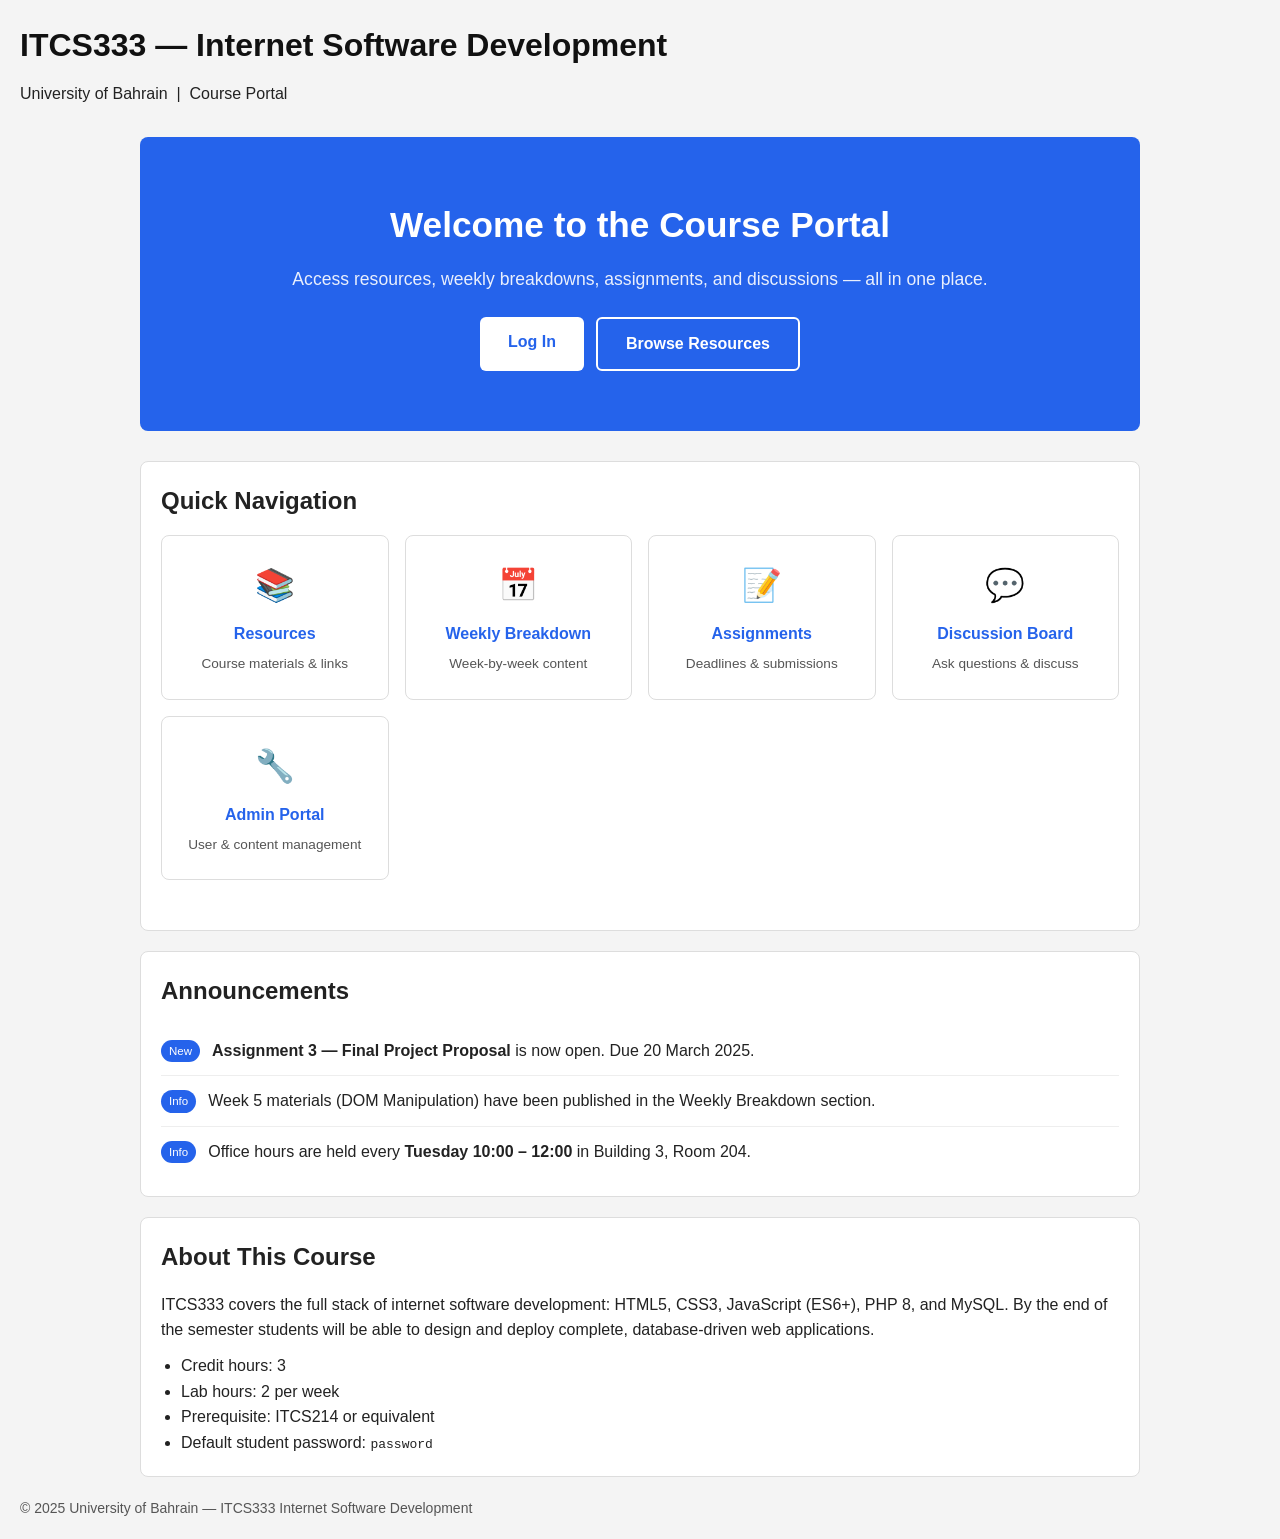
<file: index.html>
<!DOCTYPE html>
<html lang="en">

<head>
    <meta charset="UTF-8">
    <meta name="viewport" content="width=device-width, initial-scale=1.0">
    <title>ITCS333 — Internet Software Development</title>
    <link rel="stylesheet" href="src/common/styles.css">
    <style>
        /* ── Hero ── */
        .hero {
            background-color: #2563eb;
            color: white;
            padding: 60px 20px;
            text-align: center;
            border-radius: 8px;
            margin-bottom: 30px;
        }

        .hero h1 {
            color: white;
            font-size: 2.2rem;
            margin-bottom: 12px;
        }

        .hero p {
            font-size: 1.1rem;
            opacity: .9;
            margin-bottom: 24px;
        }

        .hero-actions {
            display: flex;
            gap: 12px;
            justify-content: center;
            flex-wrap: wrap;
        }

        .btn-primary {
            background-color: white;
            color: #2563eb;
            padding: 12px 28px;
            border-radius: 6px;
            font-weight: bold;
            border: none;
            cursor: pointer;
            text-decoration: none;
            display: inline-block;
            transition: opacity .2s;
            width: auto;
            margin-bottom: 0;
        }

        .btn-primary:hover {
            opacity: .85;
            text-decoration: none;
        }

        .btn-outline {
            background-color: transparent;
            color: white;
            padding: 12px 28px;
            border-radius: 6px;
            font-weight: bold;
            border: 2px solid white;
            cursor: pointer;
            text-decoration: none;
            display: inline-block;
            transition: background-color .2s;
            width: auto;
            margin-bottom: 0;
        }

        .btn-outline:hover {
            background-color: rgba(255, 255, 255, .15);
            text-decoration: none;
        }

        /* ── Nav card grid ── */
        .nav-grid {
            display: grid;
            grid-template-columns: repeat(auto-fit, minmax(180px, 1fr));
            gap: 16px;
            margin-bottom: 30px;
        }

        .nav-card {
            background: white;
            border: 1px solid #ddd;
            border-radius: 8px;
            padding: 24px 16px;
            text-align: center;
            text-decoration: none;
            color: #222;
            transition: border-color .2s, box-shadow .2s;
        }

        .nav-card:hover {
            border-color: #2563eb;
            box-shadow: 0 2px 8px rgba(37, 99, 235, .15);
            text-decoration: none;
        }

        .nav-card .icon {
            font-size: 2rem;
            margin-bottom: 10px;
        }

        .nav-card h3 {
            color: #2563eb;
            margin-bottom: 6px;
            font-size: 1rem;
        }

        .nav-card p {
            font-size: .85rem;
            color: #555;
            margin: 0;
        }

        /* ── Announcements ── */
        .announcement-list {
            list-style: none;
            padding: 0;
            margin: 0;
        }

        .announcement-list li {
            padding: 12px 0;
            border-bottom: 1px solid #eee;
            display: flex;
            gap: 12px;
            align-items: flex-start;
        }

        .announcement-list li:last-child {
            border-bottom: none;
        }

        .badge {
            background: #2563eb;
            color: white;
            font-size: .72rem;
            padding: 2px 8px;
            border-radius: 99px;
            white-space: nowrap;
            margin-top: 2px;
        }
    </style>
</head>

<body>
    <header>
        <h1>ITCS333 — Internet Software Development</h1>
        <p>University of Bahrain &nbsp;|&nbsp; Course Portal</p>
    </header>

    <main>

        <!-- Hero Banner -->
        <div class="hero">
            <h1>Welcome to the Course Portal</h1>
            <p>Access resources, weekly breakdowns, assignments, and discussions — all in one place.</p>
            <div class="hero-actions">
                <a id="login-link" href="src/auth/login.html" class="btn-primary">Log In</a>
                <a id="resources-link" href="src/resources/" class="btn-outline">Browse Resources</a>
            </div>
        </div>

        <!-- Quick Navigation -->
        <section>
            <h2>Quick Navigation</h2>
            <div class="nav-grid">
                <a id="nav-resources" href="src/resources/list.html" class="nav-card">
                    <div class="icon">📚</div>
                    <h3>Resources</h3>
                    <p>Course materials &amp; links</p>
                </a>
                <a id="nav-weekly" href="src/weekly/list.html" class="nav-card">
                    <div class="icon">📅</div>
                    <h3>Weekly Breakdown</h3>
                    <p>Week-by-week content</p>
                </a>
                <a id="nav-assignments" href="src/assignments/list.html" class="nav-card">
                    <div class="icon">📝</div>
                    <h3>Assignments</h3>
                    <p>Deadlines &amp; submissions</p>
                </a>
                <a id="nav-discussion" href="src/discussion/board.html" class="nav-card">
                    <div class="icon">💬</div>
                    <h3>Discussion Board</h3>
                    <p>Ask questions &amp; discuss</p>
                </a>
                <a id="nav-admin" href="src/admin/manage_users.html" class="nav-card">
                    <div class="icon">🔧</div>
                    <h3>Admin Portal</h3>
                    <p>User &amp; content management</p>
                </a>
            </div>
        </section>

        <!-- Announcements -->
        <section>
            <h2>Announcements</h2>
            <ul class="announcement-list">
                <li>
                    <span class="badge">New</span>
                    <div>
                        <strong>Assignment 3 — Final Project Proposal</strong> is now open. Due <time>20 March
                            2025</time>.
                    </div>
                </li>
                <li>
                    <span class="badge">Info</span>
                    <div>
                        Week 5 materials (DOM Manipulation) have been published in the Weekly Breakdown section.
                    </div>
                </li>
                <li>
                    <span class="badge">Info</span>
                    <div>
                        Office hours are held every <strong>Tuesday 10:00 – 12:00</strong> in Building 3, Room 204.
                    </div>
                </li>
            </ul>
        </section>

        <!-- Course Info -->
        <section>
            <h2>About This Course</h2>
            <p>
                ITCS333 covers the full stack of internet software development: HTML5, CSS3, JavaScript (ES6+),
                PHP 8, and MySQL. By the end of the semester students will be able to design and deploy
                complete, database-driven web applications.
            </p>
            <ul style="padding-left:20px; margin-top:10px;">
                <li>Credit hours: 3</li>
                <li>Lab hours: 2 per week</li>
                <li>Prerequisite: ITCS214 or equivalent</li>
                <li>Default student password: <code>password</code></li>
            </ul>
        </section>

    </main>

    <footer>
        <p>&copy; 2025 University of Bahrain &mdash; ITCS333 Internet Software Development</p>
    </footer>
</body>

</html>
</file>
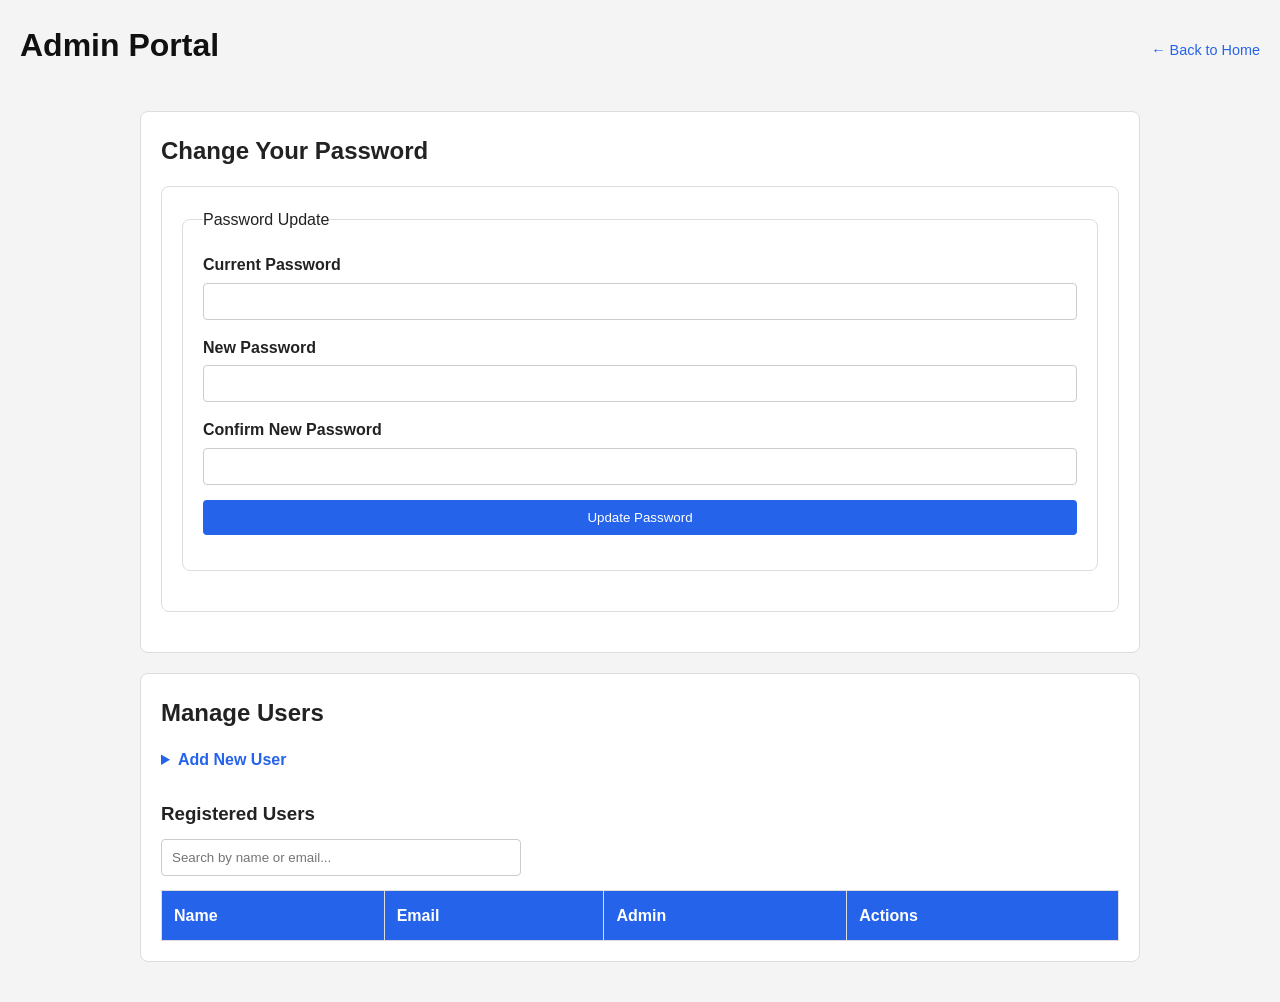
<file: src/admin/manage_users.html>
<!--
  Requirement: Create a Responsive Admin Portal

  Instructions:
  Fill in the HTML elements as described in the comments.
  Use the provided IDs for the elements that require them.
  Focus on creating a clear and semantic HTML structure.
-->
<!DOCTYPE html>
<html lang="en">
<head>
    <!-- TODO: Add the 'meta' tag for character encoding (UTF-8). -->
    <meta charset="UTF-8">

    <!-- TODO: Add the responsive 'viewport' meta tag. -->
    <meta name="viewport" content="width=device-width, initial-scale=1.0">

    <!-- TODO: Add a 'title' for the page, e.g., "Admin Portal". -->
    <title>Admin Portal</title>

    <!-- TODO: Link to a CSS file or a CSS framework. -->
    <link rel="stylesheet" href="../common/styles.css">
    <style>
        /* Search bar width override */
        #search-input { width: 100%; max-width: 360px; display: inline-block; margin-bottom: 14px; }

        /* Action buttons in table cells */
        td button {
            width: auto;
            padding: 6px 14px;
            margin: 0 4px 0 0;
            font-size: .85rem;
        }
        .edit-btn   { background-color: #16a34a; }
        .edit-btn:hover { background-color: #15803d; }
        .delete-btn { background-color: #dc2626; }
        .delete-btn:hover { background-color: #b91c1c; }

        /* Sortable th */
        thead th { cursor: pointer; user-select: none; }
        thead th:hover { background-color: #1d4ed8; }

        /* details/summary */
        details { margin-bottom: 16px; }
        summary { cursor: pointer; font-weight: bold; color: #2563eb; margin-bottom: 10px; }

        header { display: flex; align-items: center; justify-content: space-between; flex-wrap: wrap; gap: 10px; }
        .back-link { font-size: .9rem; }
    </style>

    <!-- TODO: Add a <script> tag that loads 'manage_users.js' with the 'defer' attribute.
         Example: <script src="manage_users.js" defer></script> -->
    <script src="manage_users.js" defer></script>

</head>
<body>

    <!-- TODO: Create a 'header' element for the top of the page. -->
    <header>
        <!-- TODO: Inside the header, add a main heading (e.g., 'h1') with the text "Admin Portal". -->
        <h1>Admin Portal</h1>
        <a class="back-link" href="../../index.html">&larr; Back to Home</a>
    </header>
    <!-- End of the header. -->

    <!-- TODO: Create a 'main' element to hold the primary content of the portal. -->
    <main>

        <!-- Section 1: Password Management -->
        <!-- TODO: Create a 'section' for the password management functionality. -->
        <section>
            <!-- TODO: Add a sub-heading (e.g., 'h2') with the text "Change Your Password". -->
            <h2>Change Your Password</h2>

            <!-- TODO: Create a 'form' for changing the password.
                 - action="#"
                 - id="password-form" -->
            <form id="password-form" action="#">

                <!-- TODO: Use a 'fieldset' to group the password-related fields. -->
                <fieldset>

                    <!-- TODO: Add a 'legend' for the fieldset, e.g., "Password Update". -->
                    <legend>Password Update</legend>

                    <!-- TODO: Add a 'label' for the current password input. 'for' should be "current-password". -->
                    <label for="current-password">Current Password</label>
                    <!-- TODO: Add an 'input' for the current password.
                         - type="password"
                         - id="current-password"
                         - required -->
                    <input type="password" id="current-password" name="current-password" required>

                    <!-- TODO: Add a 'label' for the new password input. 'for' should be "new-password". -->
                    <label for="new-password">New Password</label>
                    <!-- TODO: Add an 'input' for the new password.
                         - type="password"
                         - id="new-password"
                         - minlength="8"
                         - required -->
                    <input type="password" id="new-password" name="new-password" minlength="8" required>

                    <!-- TODO: Add a 'label' for the confirm password input. 'for' should be "confirm-password". -->
                    <label for="confirm-password">Confirm New Password</label>
                    <!-- TODO: Add an 'input' to confirm the new password.
                         - type="password"
                         - id="confirm-password"
                         - required -->
                    <input type="password" id="confirm-password" name="confirm-password" required>

                    <!-- TODO: Add a 'button' to submit the form.
                         - type="submit"
                         - id="change"
                         - Text: "Update Password" -->
                    <button type="submit" id="change">Update Password</button>

                </fieldset>
                <!-- End of the fieldset. -->

            </form>
            <!-- End of the password form. -->

        </section>
        <!-- End of the password management section. -->


        <!-- Section 2: User Management -->
        <!-- TODO: Create another 'section' for the user management functionality. -->
        <section>
            <!-- TODO: Add a sub-heading (e.g., 'h2') with the text "Manage Users". -->
            <h2>Manage Users</h2>

            <!-- Subsection 2.1: Add New User Form -->
            <!-- TODO: Create a 'details' element so the "Add User" form can be collapsed. -->
            <details>
                <!-- TODO: Add a 'summary' element inside 'details' with the text "Add New User". -->
                <summary>Add New User</summary>

                <!-- TODO: Create a 'form' for adding a new user.
                     - action="#"
                     - id="add-user-form" -->
                <form id="add-user-form" action="#">

                    <!-- TODO: Use a 'fieldset' to group the new user fields. -->
                    <fieldset>
                        <!-- TODO: Add a 'legend' for the fieldset, e.g., "New User Information". -->
                        <legend>New User Information</legend>

                        <!-- TODO: Add a 'label' and 'input' for the user's full name.
                             - label 'for': "user-name"
                             - input 'id': "user-name"
                             - input 'type': "text"
                             - input: required -->
                        <label for="user-name">Full Name</label>
                        <input type="text" id="user-name" name="user-name" placeholder="e.g. Ali Hassan" required>

                        <!-- TODO: Add a 'label' and 'input' for the user's email.
                             - label 'for': "user-email"
                             - input 'id': "user-email"
                             - input 'type': "email"
                             - input: required -->
                        <label for="user-email">Email Address</label>
                        <input type="email" id="user-email" name="user-email" placeholder="user@example.com" required>

                        <!-- TODO: Add a 'label' and 'input' for the default password.
                             - label 'for': "default-password"
                             - input 'id': "default-password"
                             - input 'type': "password"
                             - input: required
                             - minlength="8" -->
                        <label for="default-password">Default Password</label>
                        <input type="password" id="default-password" name="default-password" minlength="8" placeholder="Min. 8 characters" required>

                        <!-- TODO: Add a 'label' and 'select' for the admin status.
                             - label 'for': "is-admin"
                             - select 'id': "is-admin"
                             - Add two 'option' elements:
                               - value="0" text "Student"
                               - value="1" text "Admin" -->
                        <label for="is-admin">Role</label>
                        <select id="is-admin" name="is-admin">
                            <option value="0">Student</option>
                            <option value="1">Admin</option>
                        </select>

                        <!-- TODO: Add a 'button' to submit the form.
                             - type="submit"
                             - id="add"
                             - Text: "Add User" -->
                        <button type="submit" id="add">Add User</button>

                    </fieldset>
                    <!-- End of the fieldset. -->

                </form>
                <!-- End of the add user form. -->

            </details>
            <!-- End of the 'details' element. -->


            <!-- Subsection 2.2: User List -->
            <!-- TODO: Add a sub-heading (e.g., 'h3') for the list of users, e.g., "Registered Users". -->
            <h3>Registered Users</h3>

            <!-- TODO: Add a search input field.
                 - type="text"
                 - id="search-input"
                 - placeholder e.g. "Search by name or email..." -->
            <input type="text" id="search-input" placeholder="Search by name or email...">

            <!-- TODO: Create a 'table' to display the list of users.
                 - id="user-table" -->
            <table id="user-table">

                <!-- TODO: Create a 'thead' for the table headers. -->
                <thead>
                    <!-- TODO: Create a 'tr' (table row) inside the 'thead'. -->
                    <tr>
                        <!-- TODO: Create 'th' (table header) cells for:
                             "Name", "Email", "Admin", "Actions"
                             Each 'th' should be clickable for sorting. -->
                        <th>Name</th>
                        <th>Email</th>
                        <th>Admin</th>
                        <th>Actions</th>
                    </tr>
                    <!-- End of the row. -->
                </thead>
                <!-- End of 'thead'. -->

                <!-- TODO: Create a 'tbody' for the table body.
                     - id="user-table-body"
                     The rows will be populated dynamically by manage_users.js.
                     Do NOT add any hardcoded rows here. -->
                <tbody id="user-table-body">
                </tbody>

            </table>
            <!-- End of the table. -->

        </section>
        <!-- End of the user management section. -->

    </main>
    <!-- End of the main content area. -->

</body>
</html>
</file>
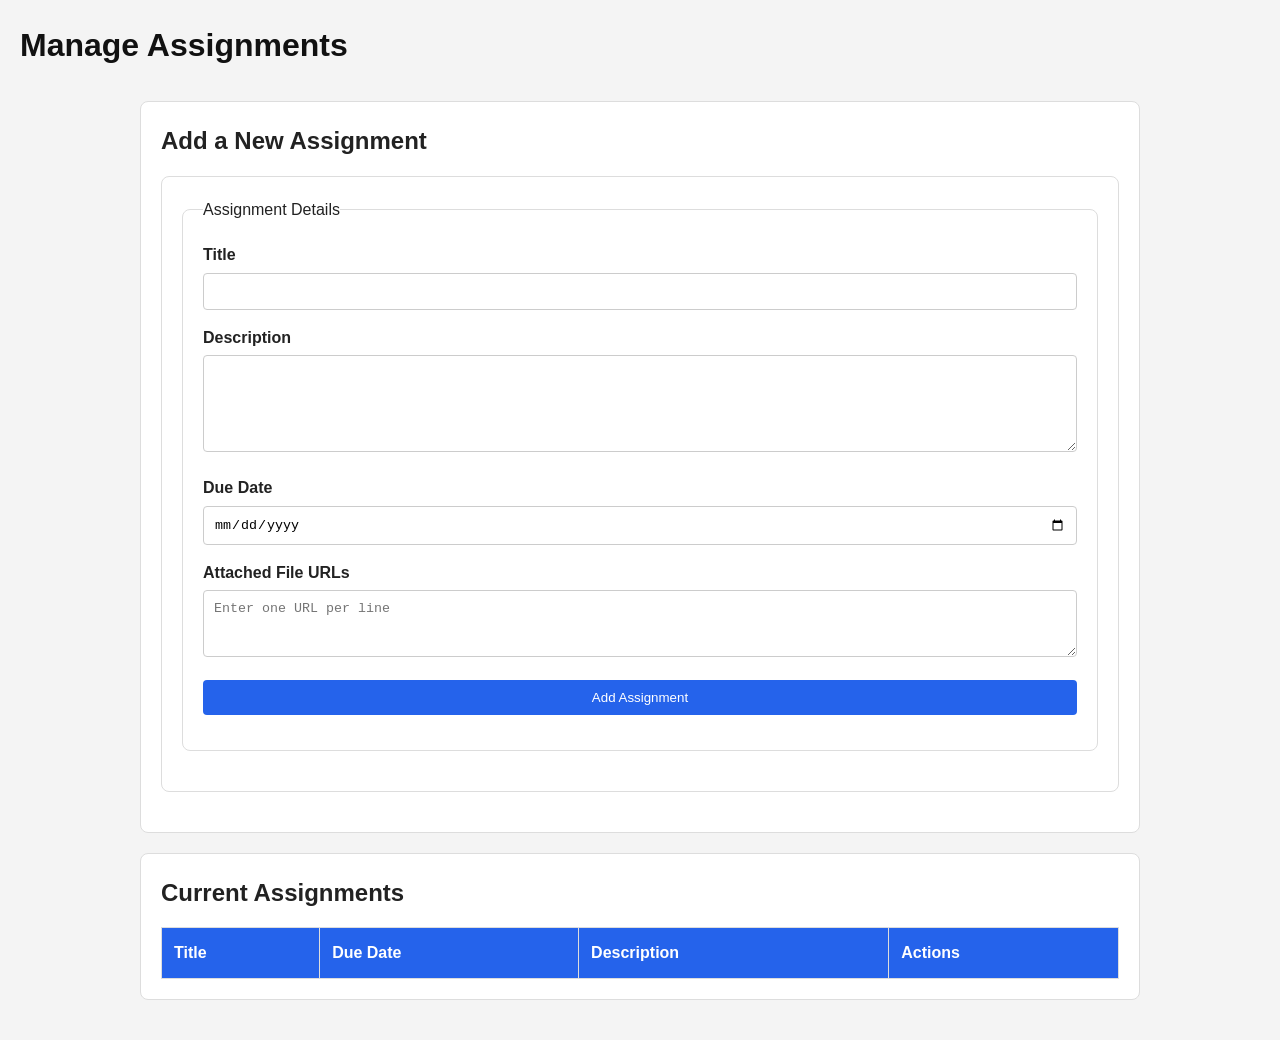
<file: src/assignments/admin.html>
<!DOCTYPE html>
<html lang="en">
<head>
    <meta charset="UTF-8">
    <meta name="viewport" content="width=device-width, initial-scale=1.0">
    <title>Manage Assignments</title>
    <link rel="stylesheet" href="../common/styles.css">
    <script src="admin.js" defer></script>
</head>
<body>

    <header>
        <h1>Manage Assignments</h1>
    </header>

    <main>
        <section>
            <h2>Add a New Assignment</h2>

            <form id="assignment-form" action="#">
                <fieldset>
                    <legend>Assignment Details</legend>

                    <label for="assignment-title">Title</label>
                    <input id="assignment-title" type="text" required>

                    <label for="assignment-description">Description</label>
                    <textarea id="assignment-description" rows="5" required></textarea>

                    <label for="assignment-due-date">Due Date</label>
                    <input id="assignment-due-date" type="date" required>

                    <label for="assignment-files">Attached File URLs</label>
                    <textarea id="assignment-files" rows="3" placeholder="Enter one URL per line"></textarea>

                    <button id="add-assignment" type="submit">Add Assignment</button>
                </fieldset>
            </form>
        </section>

        <section>
            <h2>Current Assignments</h2>

            <table id="assignments-table">
                <thead>
                    <tr>
                        <th>Title</th>
                        <th>Due Date</th>
                        <th>Description</th>
                        <th>Actions</th>
                    </tr>
                </thead>

                <tbody id="assignments-tbody">
                </tbody>
            </table>
        </section>
    </main>

</body>
</html>
</file>
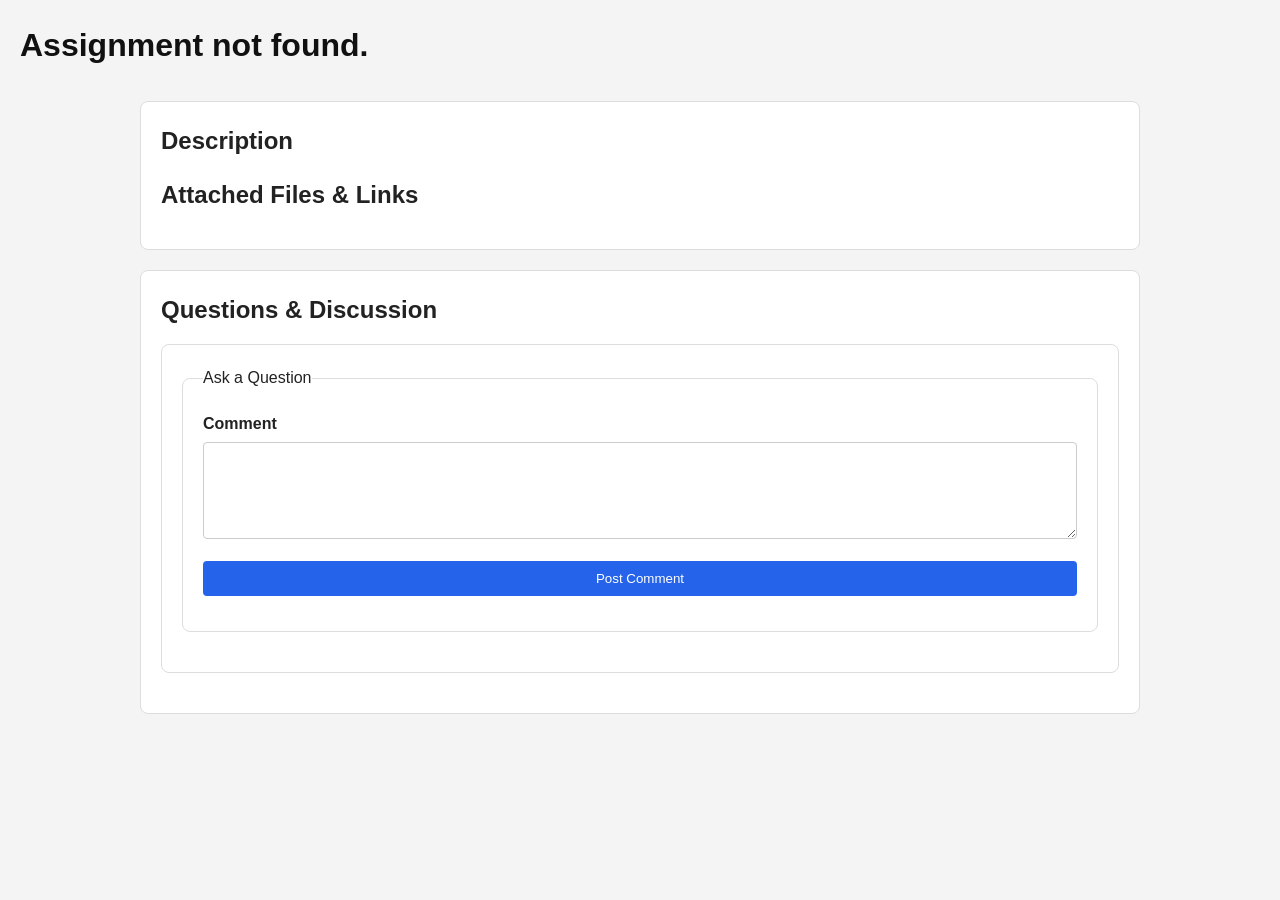
<file: src/assignments/details.html>
<!DOCTYPE html>
<html lang="en">
<head>
    <meta charset="UTF-8">
    <meta name="viewport" content="width=device-width, initial-scale=1.0">
    <title>Assignment Details</title>
    <link rel="stylesheet" href="../common/styles.css">
    <script src="details.js" defer></script>
</head>
<body>

    <header>
        <h1 id="assignment-title"></h1>
    </header>

    <main>
        <article>
            <p id="assignment-due-date"></p>

            <h2>Description</h2>
            <p id="assignment-description"></p>

            <h2>Attached Files &amp; Links</h2>
            <ul id="assignment-files-list"></ul>
        </article>

        <section id="discussion-forum">
            <h2>Questions &amp; Discussion</h2>

            <div id="comment-list"></div>

            <form id="comment-form" action="#">
                <fieldset>
                    <legend>Ask a Question</legend>

                    <label for="new-comment">Comment</label>
                    <textarea id="new-comment" rows="5" required></textarea>

                    <button type="submit">Post Comment</button>
                </fieldset>
            </form>
        </section>
    </main>

</body>
</html>
</file>
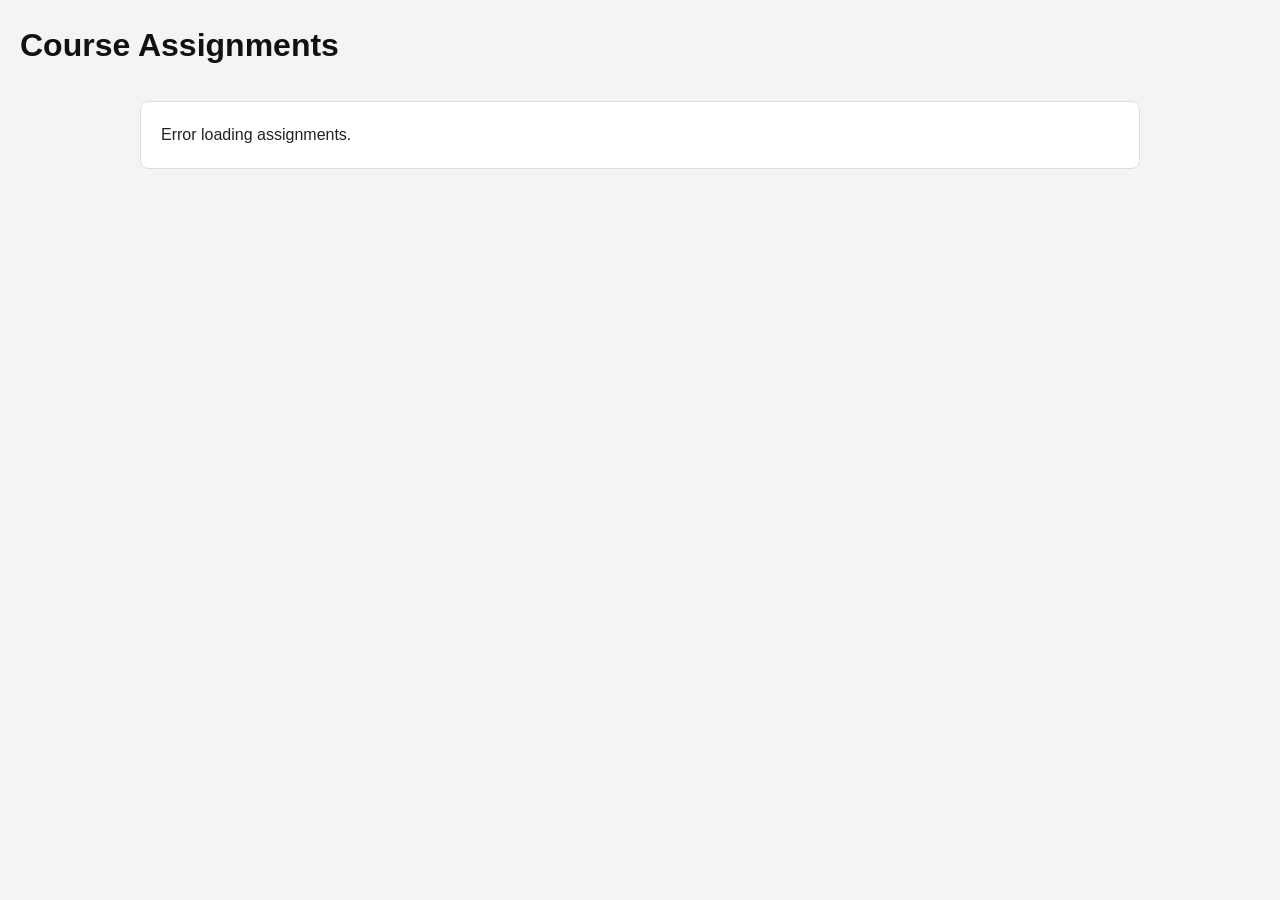
<file: src/assignments/list.html>
<!DOCTYPE html>
<html lang="en">
<head>
    <meta charset="UTF-8">
    <meta name="viewport" content="width=device-width, initial-scale=1.0">
    <title>Course Assignments</title>
    <link rel="stylesheet" href="../common/styles.css">
    <script src="list.js" defer></script>
</head>
<body>

    <header>
        <h1>Course Assignments</h1>
    </header>

    <main>
        <section id="assignment-list-section">
        </section>
    </main>

</body>
</html>
</file>
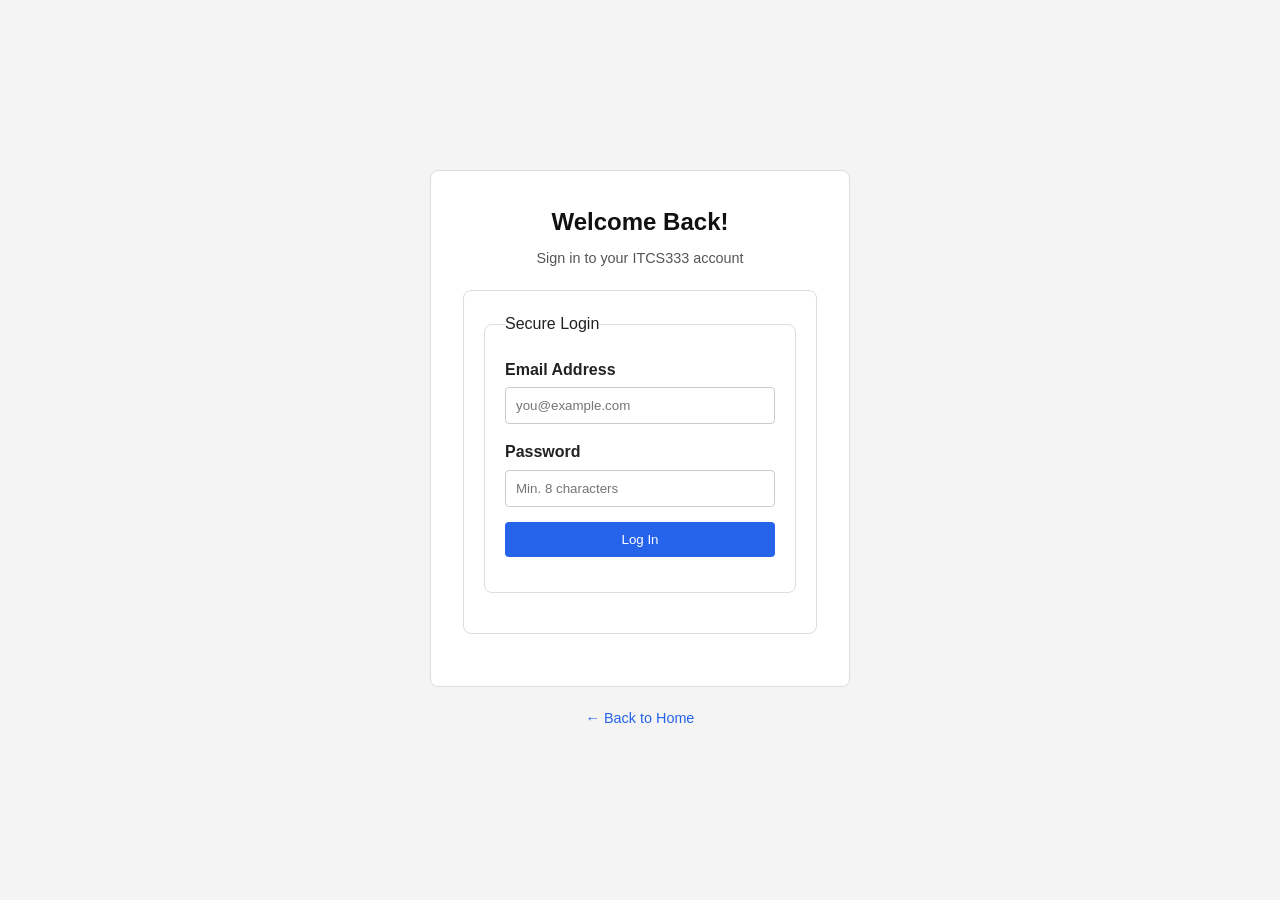
<file: src/auth/login.html>
<!--
  Requirement: Create a Responsive Login Page

  Instructions:
  Fill in the HTML elements as described in the comments.
  Use the provided IDs for the elements that require them.
  You are encouraged to use a CSS framework for styling, as hinted in the comments,
  but you can also use your own stylesheet.
-->
<!DOCTYPE html>
<html lang="en">
<head>
    <!-- TODO: Add the 'meta' tag to specify the character encoding for the document to be UTF-8. -->
    <meta charset="UTF-8">

    <!-- TODO: Add the 'meta' tag that makes the page responsive.
         The 'name' should be 'viewport' and the 'content' should set the 'width' to 'device-width'
         and the 'initial-scale' to '1.0'. -->
    <meta name="viewport" content="width=device-width, initial-scale=1.0">

    <!-- TODO: Add a 'title' for the page. It should be "Login". -->
    <title>Login</title>

    <!-- TODO: Link to a CSS file or a CSS framework like PicoCSS or Bootstrap to style the page. You can use a CDN link. -->
    <link rel="stylesheet" href="../common/styles.css">
    <style>
        body {
            display: flex;
            flex-direction: column;
            align-items: center;
            justify-content: center;
            min-height: 100vh;
            padding: 20px;
        }
        main { width: 100%; max-width: 420px; }
        section { padding: 32px; }
        h1 { text-align: center; margin-bottom: 6px; }
        .subtitle { text-align: center; color: #555; margin-bottom: 20px; font-size: .9rem; }
        #message-container {
            padding: 10px 14px;
            border-radius: 4px;
            font-size: .9rem;
            display: none;
        }
        #message-container.success {
            display: block;
            background: #dcfce7;
            color: #166534;
            border: 1px solid #bbf7d0;
        }
        #message-container.error {
            display: block;
            background: #fee2e2;
            color: #991b1b;
            border: 1px solid #fecaca;
        }
        .back-link { text-align: center; margin-top: 16px; font-size: .9rem; }
    </style>
</head>
<body><!-- TODO: Add any styling to the 'body' tag to center the login form on the page. -->

    <!-- This will be the main content area of the page. -->
    <!-- TODO: Use the 'main' element to contain the login form, as it represents the primary content of the document. -->
    <main>

        <!-- This 'section' groups the related content of the login form. -->
        <!-- TODO: Create a 'section' element to act as the login card. -->
        <section>

            <!-- The heading of the login form -->
            <!-- TODO: Add a heading element (e.g., 'h1' or 'h2') for the form's title. The text should be "Welcome Back!". -->
            <h1>Welcome Back!</h1>
            <p class="subtitle">Sign in to your ITCS333 account</p>

            <!-- The form element will wrap all the inputs. -->
            <!-- TODO: Create a 'form' element. Give it an 'id' of "login-form". The 'action' can be '#' for now. -->
            <form id="login-form" action="#">

                <!-- TODO: Use a 'fieldset' to group all the related controls for the login form. -->
                <fieldset>

                    <!-- TODO: Add a 'legend' to caption the fieldset. e.g., "Secure Login". This improves accessibility. -->
                    <legend>Secure Login</legend>

                    <!-- TODO: Add a 'label' for the email input field.
                         The 'for' attribute should be "email".
                         The text should be "Email Address". -->
                    <label for="email">Email Address</label>

                    <!-- TODO: Add an 'input' field for the email.
                         - The type should be "email".
                         - The id must be "email".
                         - It should be a required field. -->
                    <input type="email" id="email" name="email" placeholder="you@example.com" required>

                    <!-- TODO: Add a 'label' for the password input field.
                         The 'for' attribute should be "password".
                         The text should be "Password". -->
                    <label for="password">Password</label>

                    <!-- TODO: Add an 'input' field for the password.
                         - The type should be "password".
                         - The id must be "password".
                         - It should be a required field.
                         - For validation, add a 'minlength' attribute (e.g., minlength="8"). -->
                    <input type="password" id="password" name="password" placeholder="Min. 8 characters" minlength="8" required>

                    <!-- This is the form submission button. -->
                    <!-- TODO: Add a 'button' to submit the form, inside the fieldset.
                         - The type should be "submit".
                         - The id must be "login".
                         - The text should be "Log In". -->
                    <button type="submit" id="login">Log In</button>

                </fieldset>

                <!-- TODO: Add a <div> element here with id="message-container".
                     This will be used by login.js to display success or error messages.
                     Example: <div id="message-container"></div> -->
                <div id="message-container"></div>

            <!-- End of the form element. -->
            </form>

        <!-- End of the login section. -->
        </section>

        <p class="back-link"><a href="../../index.html">&larr; Back to Home</a></p>

    <!-- End of the main content area. -->
    </main>

    <!-- TODO: Link the login.js script here using a <script> tag with the 'defer' attribute.
         Example: <script src="login.js" defer></script> -->
    <script src="login.js" defer></script>

</body>
</html>
</file>
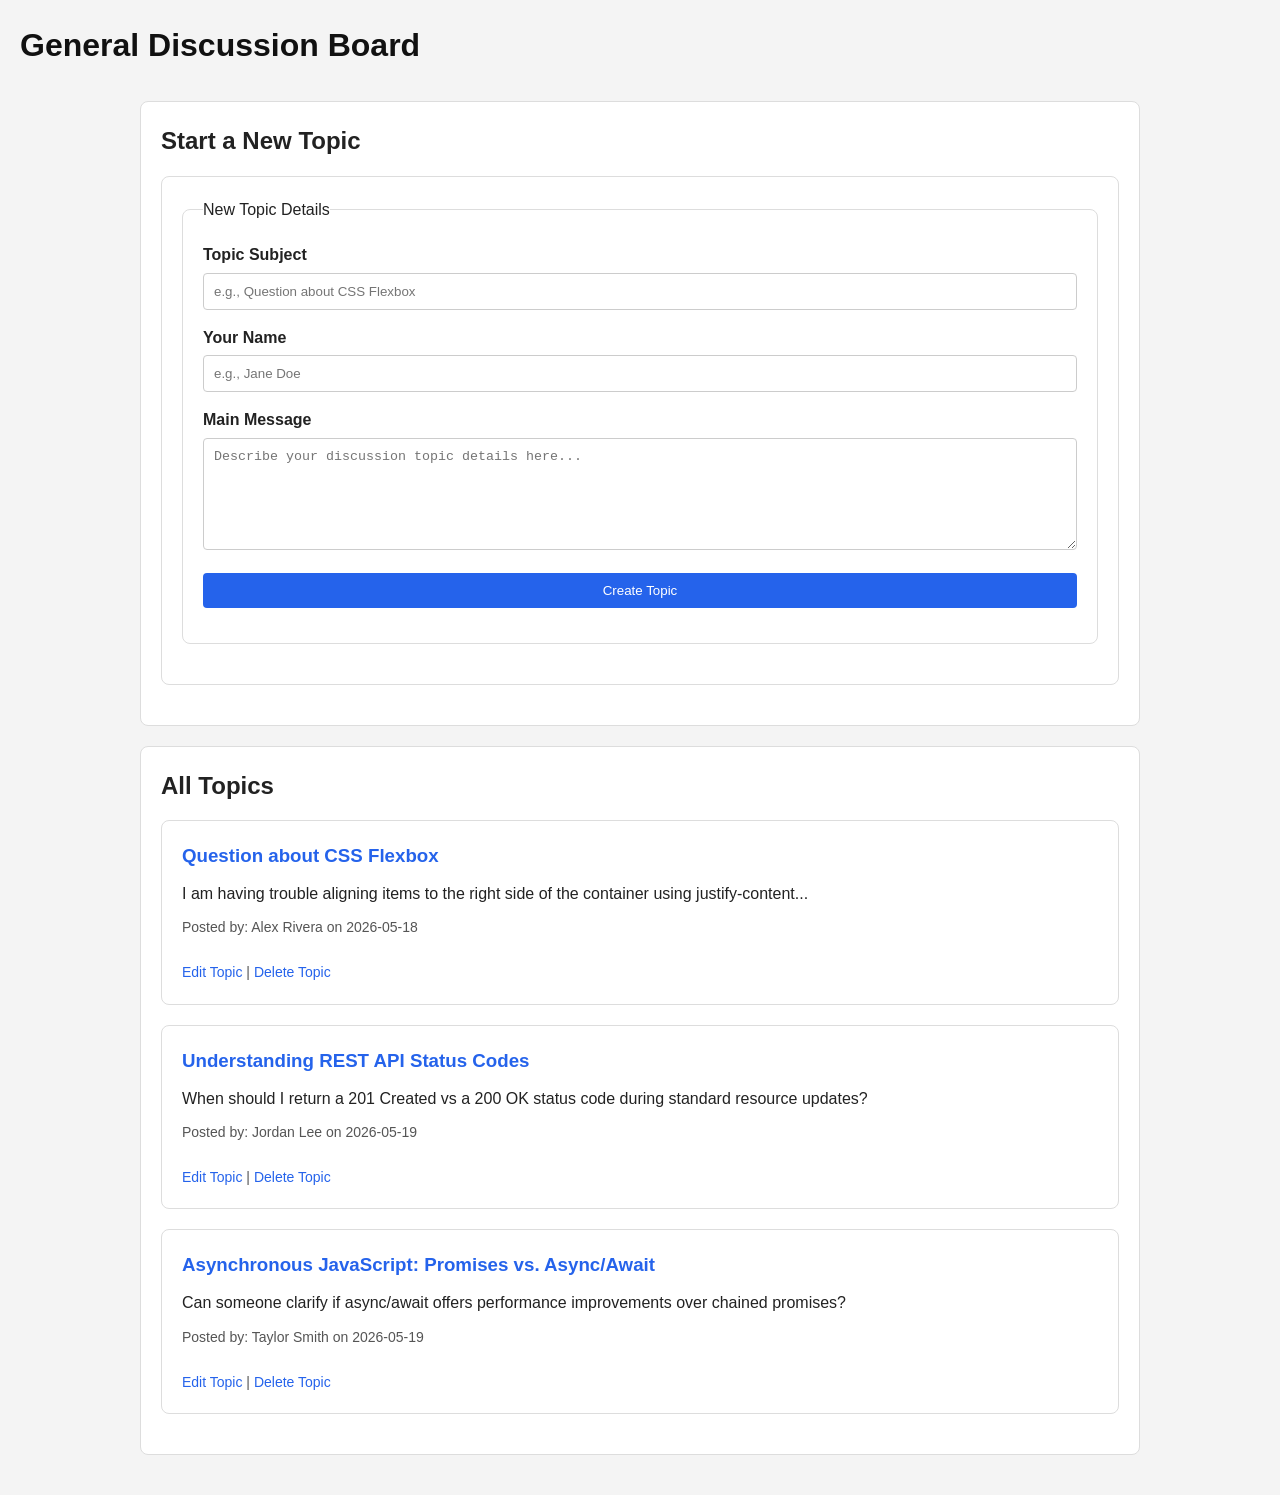
<file: src/discussion/baord.html>
<!--
  Requirement: Create the General Discussion Board

  Instructions:
  This page will list all discussion topics and include a form to create a new one.
-->
<!DOCTYPE html>
<html lang="en">

<head>
    <meta charset="UTF-8">
    <meta name="viewport" content="width=device-width, initial-scale=1.0">
    <title>Discussion Board</title>
    <link rel="stylesheet" href="../common/styles.css">
    <script src="board.js" defer></script>
</head>

<body>

    <header>
        <h1>General Discussion Board</h1>
    </header>

    <main>

        <section>
            <h2>Start a New Topic</h2>

            <form id="new-topic-form" action="#">
                <fieldset>
                    <legend>New Topic Details</legend>

                    <label for="topic-subject">Topic Subject</label>
                    <input id="topic-subject" type="text" placeholder="e.g., Question about CSS Flexbox" required>

                    <label for="topic-author">Your Name</label>
                    <input id="topic-author" type="text" placeholder="e.g., Jane Doe" required>

                    <label for="topic-message">Main Message</label>
                    <textarea id="topic-message" rows="6" placeholder="Describe your discussion topic details here..."
                        required></textarea>

                    <button id="create-topic" type="submit">Create Topic</button>
                </fieldset>
            </form>
        </section>

        <section>
            <h2>All Topics</h2>

            <div>

                <article>
                    <h3><a href="topic-detail.html">Question about CSS Flexbox</a></h3>
                    <p>I am having trouble aligning items to the right side of the container using justify-content...
                    </p>
                    <footer>
                        Posted by: Alex Rivera on 2026-05-18
                        <br><br>
                        <a href="#">Edit Topic</a> | <a href="#">Delete Topic</a>
                    </footer>
                </article>

                <article>
                    <h3><a href="topic-detail.html">Understanding REST API Status Codes</a></h3>
                    <p>When should I return a 201 Created vs a 200 OK status code during standard resource updates?</p>
                    <footer>
                        Posted by: Jordan Lee on 2026-05-19
                        <br><br>
                        <a href="#">Edit Topic</a> | <a href="#">Delete Topic</a>
                    </footer>
                </article>

                <article>
                    <h3><a href="topic-detail.html">Asynchronous JavaScript: Promises vs. Async/Await</a></h3>
                    <p>Can someone clarify if async/await offers performance improvements over chained promises?</p>
                    <footer>
                        Posted by: Taylor Smith on 2026-05-19
                        <br><br>
                        <a href="#">Edit Topic</a> | <a href="#">Delete Topic</a>
                    </footer>
                </article>

            </div>
        </section>

    </main>
</body>

</html>
</file>
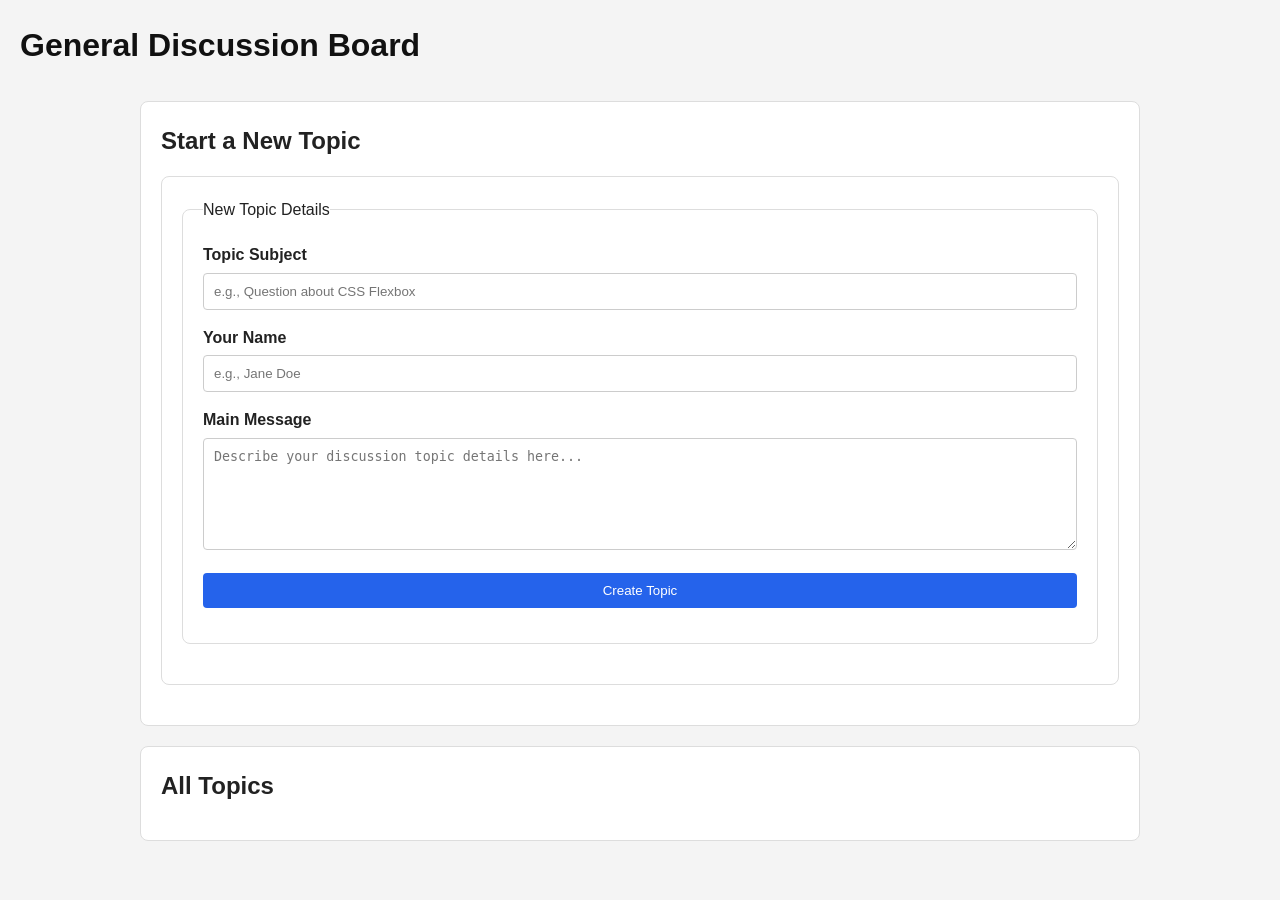
<file: src/discussion/board.html>
<!--
  Requirement: Create the General Discussion Board

  Instructions:
  This page lists all discussion topics and includes a form to create a new one.
-->
<!DOCTYPE html>
<html lang="en">

<head>
     <meta charset="UTF-8">

     <meta name="viewport" content="width=device-width, initial-scale=1.0">

     <title>Discussion Board</title>

     <link rel="stylesheet" href="../common/styles.css">

     <script src="board.js" defer></script>
</head>

<body>

     <header>
          <h1>General Discussion Board</h1>
     </header>

     <main>

          <section>
               <h2>Start a New Topic</h2>

               <form id="new-topic-form" action="#">
                    <fieldset>
                         <legend>New Topic Details</legend>

                         <label for="topic-subject">Topic Subject</label>
                         <input id="topic-subject" type="text" placeholder="e.g., Question about CSS Flexbox" required>

                         <label for="topic-author">Your Name</label>
                         <input id="topic-author" type="text" placeholder="e.g., Jane Doe" required>

                         <label for="topic-message">Main Message</label>
                         <textarea id="topic-message" rows="6"
                              placeholder="Describe your discussion topic details here..." required></textarea>

                         <button id="create-topic" type="submit">Create Topic</button>
                    </fieldset>
               </form>
          </section>


          <section>
               <h2>All Topics</h2>

               <div id="topic-list-container">
               </div>
          </section>

     </main>
</body>

</html>
</file>
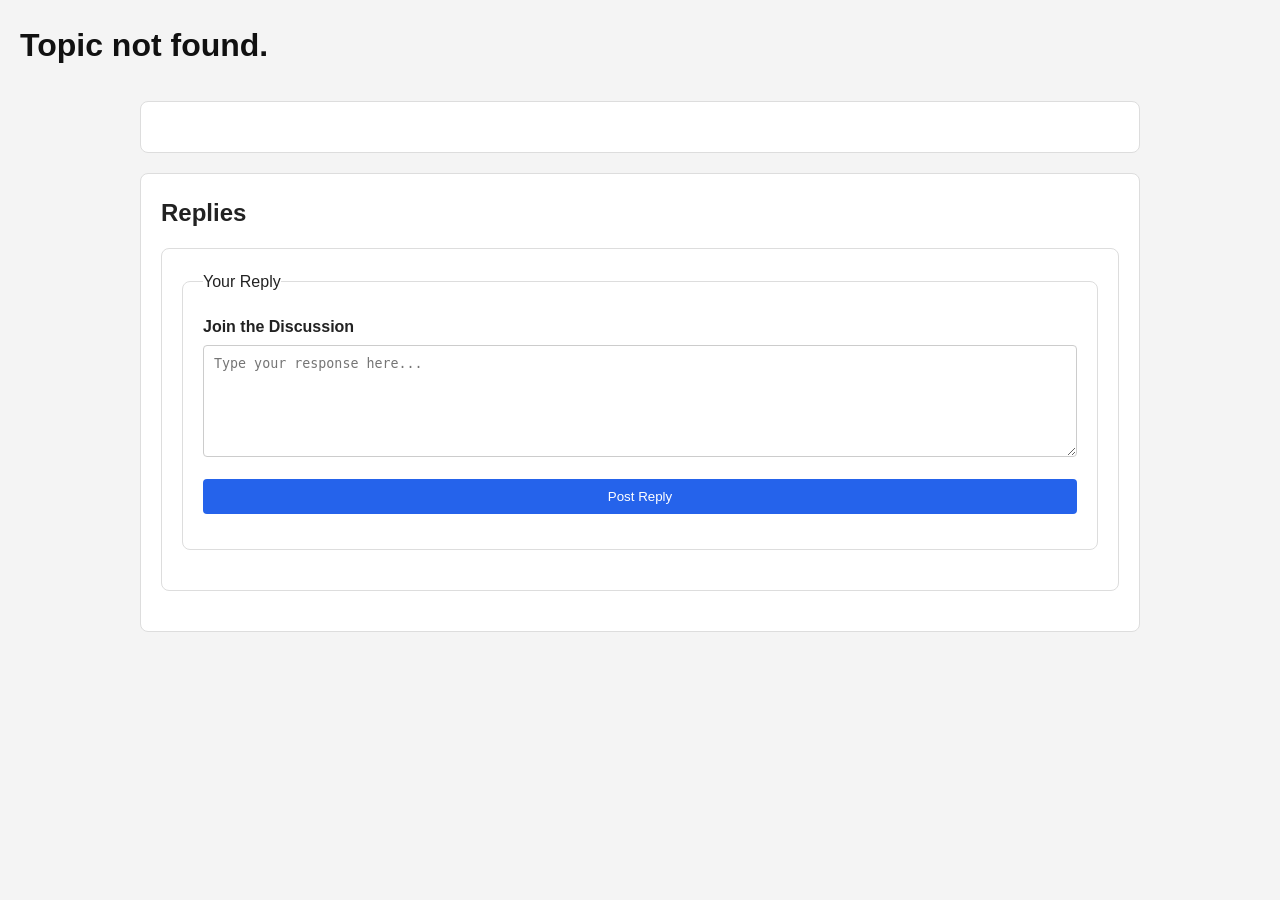
<file: src/discussion/topic.html>
<!--
  Requirement: Create the Page for a Single Discussion Topic

  Instructions:
  This page displays the original post of a topic, all its replies,
  and a form to add a new reply.
-->
<!DOCTYPE html>
<html lang="en">

<head>
     <meta charset="UTF-8">

     <meta name="viewport" content="width=device-width, initial-scale=1.0">

     <title>Topic Details</title>

     <link rel="stylesheet" href="../common/styles.css">

     <script src="topic.js" defer></script>
</head>

<body>

     <header>
          <h1 id="topic-subject"></h1>
     </header>

     <main>

          <article id="original-post">
               <p id="op-message"></p>

               <footer id="op-footer"></footer>

               <div></div>
          </article>


          <section id="replies-section">
               <h2>Replies</h2>

               <div id="reply-list-container"></div>

               <form id="reply-form" action="#">
                    <fieldset>
                         <legend>Your Reply</legend>

                         <label for="new-reply">Join the Discussion</label>
                         <textarea id="new-reply" rows="6" placeholder="Type your response here..." required></textarea>

                         <button type="submit">Post Reply</button>
                    </fieldset>
               </form>

          </section>

     </main>
</body>

</html>
</file>
<file: src/common/styles.css>
/* Global Styles */

* {
    margin: 0;
    padding: 0;
    box-sizing: border-box;
}


body {
    font-family: Arial, sans-serif;
    background-color: #f4f4f4;
    color: #222;
    line-height: 1.6;
    padding: 20px;
}


header {
    margin-bottom: 30px;
}


h1 {
    color: #111;
    margin-bottom: 10px;
}


h2 {
    margin-bottom: 15px;
    color: #222;
}


h3 {
    margin-bottom: 10px;
}


main {
    max-width: 1000px;
    margin: 0 auto;
}


/* Sections */

section,
article,
form,
fieldset {
    background-color: white;
    padding: 20px;
    margin-bottom: 20px;
    border-radius: 8px;
    border: 1px solid #ddd;
}


/* Form Elements */

label {
    display: block;
    margin-bottom: 5px;
    font-weight: bold;
}


input,
textarea,
button {
    width: 100%;
    padding: 10px;
    margin-bottom: 15px;
    border: 1px solid #ccc;
    border-radius: 4px;
}


textarea {
    resize: vertical;
}


/* Buttons */

button {
    background-color: #2563eb;
    color: white;
    cursor: pointer;
    border: none;
    transition: background-color 0.2s;
}


button:hover {
    background-color: #1d4ed8;
}


/* Tables */

table {
    width: 100%;
    border-collapse: collapse;
    background-color: white;
}


th,
td {
    border: 1px solid #ddd;
    padding: 12px;
    text-align: left;
}


th {
    background-color: #2563eb;
    color: white;
}


/* Links */

a {
    color: #2563eb;
    text-decoration: none;
}


a:hover {
    text-decoration: underline;
}


/* Comments */

#comment-list article {
    border-left: 4px solid #2563eb;
}


footer {
    margin-top: 10px;
    font-size: 14px;
    color: #555;
}
</file>
